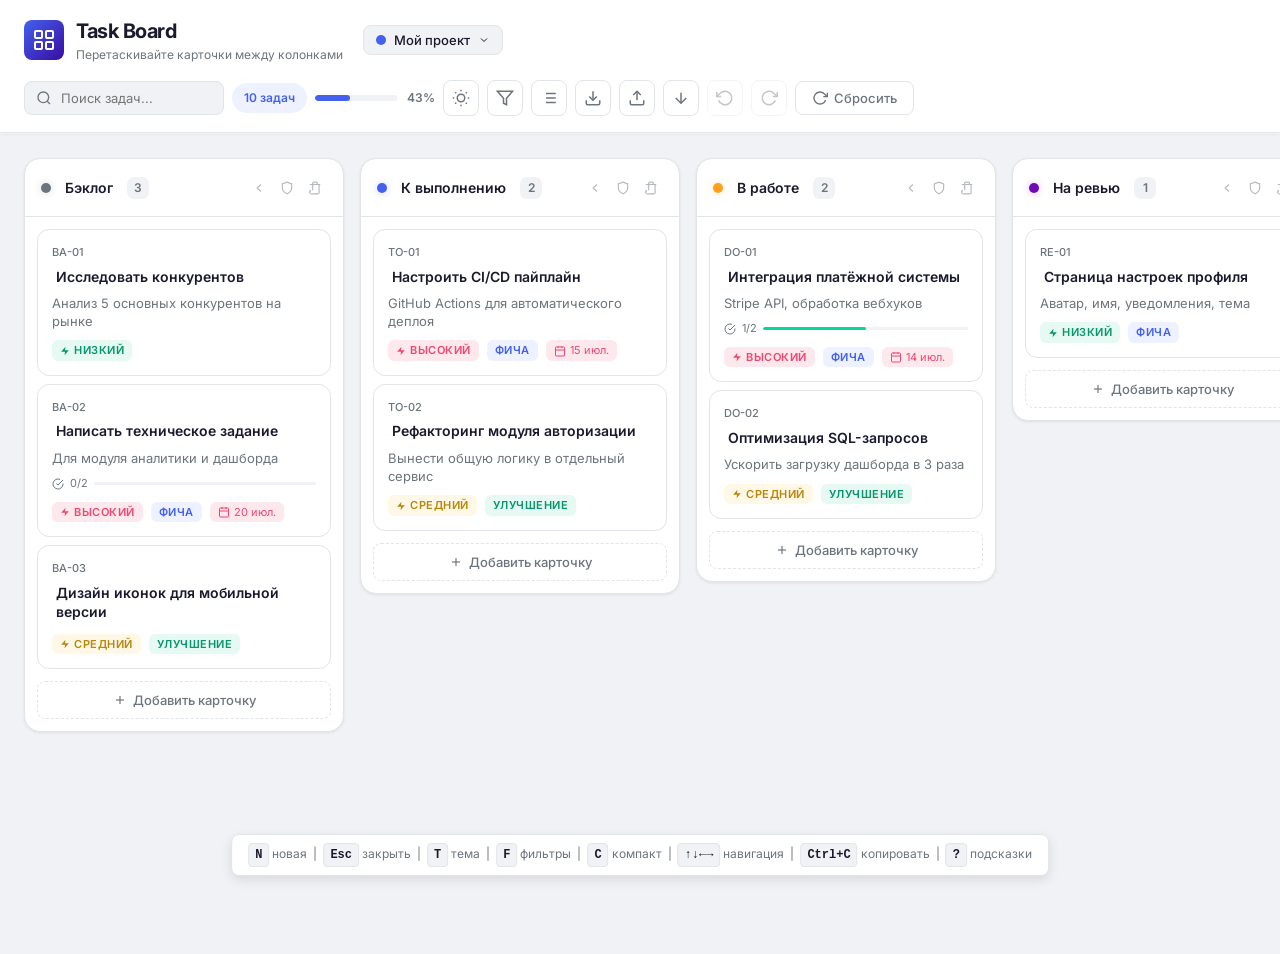
<file: index.html>
<!DOCTYPE html>
<html lang="ru">
<head>
    <meta charset="UTF-8">
    <meta name="viewport" content="width=device-width, initial-scale=1.0">
    <title>Task Board</title>
    <link rel="stylesheet" href="style.css">
    <link href="https://fonts.googleapis.com/css2?family=Inter:wght@300;400;500;600;700&display=swap" rel="stylesheet">
</head>
<body>
    <header class="header">
        <div class="header-left">
            <div class="logo">
                <svg width="24" height="24" viewBox="0 0 24 24" fill="none" stroke="currentColor" stroke-width="2">
                    <rect x="3" y="3" width="7" height="7" rx="1"/><rect x="14" y="3" width="7" height="7" rx="1"/><rect x="3" y="14" width="7" height="7" rx="1"/><rect x="14" y="14" width="7" height="7" rx="1"/>
                </svg>
            </div>
            <div>
                <h1 class="header-title">Task Board</h1>
                <p class="header-subtitle">Перетаскивайте карточки между колонками</p>
            </div>
            <div class="project-selector-wrap">
                <button id="projectSelectorBtn" class="project-selector" aria-label="Выбрать проект">
                    <span id="currentProjectDot" class="project-dot" style="background:#4361ee"></span>
                    <span id="currentProjectName" class="project-current-name">Мой проект</span>
                    <svg width="12" height="12" viewBox="0 0 24 24" fill="none" stroke="currentColor" stroke-width="2"><polyline points="6,9 12,15 18,9"/></svg>
                </button>
                <div id="projectDropdown" class="project-dropdown">
                    <div id="projectList" class="project-list"></div>
                    <div class="project-dropdown-footer">
                        <button id="projectCreateBtn" class="project-create-btn">
                            <svg width="14" height="14" viewBox="0 0 24 24" fill="none" stroke="currentColor" stroke-width="2"><line x1="12" y1="5" x2="12" y2="19"/><line x1="5" y1="12" x2="19" y2="12"/></svg>
                            Новый проект
                        </button>
                    </div>
                </div>
            </div>
        </div>
        <div class="header-right">
            <div class="search-box">
                <svg width="16" height="16" viewBox="0 0 24 24" fill="none" stroke="currentColor" stroke-width="2"><circle cx="11" cy="11" r="8"/><line x1="21" y1="21" x2="16.65" y2="16.65"/></svg>
                <input type="text" id="searchInput" placeholder="Поиск задач..." aria-label="Поиск задач">
            </div>
            <span id="totalCards" class="total-badge"></span>
            <div id="headerProgress" class="header-progress">
                <div class="header-progress-bar"><div class="header-progress-fill" id="headerProgressFill"></div></div>
                <span class="header-progress-text" id="headerProgressText">0%</span>
            </div>
            <button id="btnTheme" class="btn-icon" title="Тема (T)" aria-label="Переключить тему">
                <svg id="iconSun" width="18" height="18" viewBox="0 0 24 24" fill="none" stroke="currentColor" stroke-width="2"><circle cx="12" cy="12" r="5"/><line x1="12" y1="1" x2="12" y2="3"/><line x1="12" y1="21" x2="12" y2="23"/><line x1="4.22" y1="4.22" x2="5.64" y2="5.64"/><line x1="18.36" y1="18.36" x2="19.78" y2="19.78"/><line x1="1" y1="12" x2="3" y2="12"/><line x1="21" y1="12" x2="23" y2="12"/><line x1="4.22" y1="19.78" x2="5.64" y2="18.36"/><line x1="18.36" y1="5.64" x2="19.78" y2="4.22"/></svg>
                <svg id="iconMoon" width="18" height="18" viewBox="0 0 24 24" fill="none" stroke="currentColor" stroke-width="2" style="display:none;"><path d="M21 12.79A9 9 0 1 1 11.21 3 7 7 0 0 0 21 12.79z"/></svg>
            </button>
            <button id="btnFilter" class="btn-icon" title="Фильтры (F)" aria-label="Фильтры">
                <svg width="18" height="18" viewBox="0 0 24 24" fill="none" stroke="currentColor" stroke-width="2"><polygon points="22,3 2,3 10,12.46 10,19 14,21 14,12.46"/></svg>
            </button>
            <button id="btnCompact" class="btn-icon" title="Компакт (C)" aria-label="Компактный режим">
                <svg width="18" height="18" viewBox="0 0 24 24" fill="none" stroke="currentColor" stroke-width="2"><line x1="8" y1="6" x2="21" y2="6"/><line x1="8" y1="12" x2="21" y2="12"/><line x1="8" y1="18" x2="21" y2="18"/><line x1="3" y1="6" x2="3.01" y2="6"/><line x1="3" y1="12" x2="3.01" y2="12"/><line x1="3" y1="18" x2="3.01" y2="18"/></svg>
            </button>
            <button id="btnExport" class="btn-icon" title="Экспорт" aria-label="Экспорт данных">
                <svg width="18" height="18" viewBox="0 0 24 24" fill="none" stroke="currentColor" stroke-width="2"><path d="M21 15v4a2 2 0 0 1-2 2H5a2 2 0 0 1-2-2v-4"/><polyline points="7,10 12,15 17,10"/><line x1="12" y1="15" x2="12" y2="3"/></svg>
            </button>
            <button id="btnImport" class="btn-icon" title="Импорт" aria-label="Импорт данных">
                <svg width="18" height="18" viewBox="0 0 24 24" fill="none" stroke="currentColor" stroke-width="2"><path d="M21 15v4a2 2 0 0 1-2 2H5a2 2 0 0 1-2-2v-4"/><polyline points="17,8 12,3 7,8"/><line x1="12" y1="3" x2="12" y2="15"/></svg>
            </button>
            <input type="file" id="importFile" accept=".json" style="display:none;" aria-label="Выберите файл">
            <button id="btnSort" class="btn-icon" title="Сортировка" aria-label="Сортировать">
                <svg width="18" height="18" viewBox="0 0 24 24" fill="none" stroke="currentColor" stroke-width="2"><line x1="12" y1="5" x2="12" y2="19"/><polyline points="19,12 12,19 5,12"/></svg>
            </button>
            <button id="btnUndo" class="btn-icon" title="Отменить (Ctrl+Z)" aria-label="Отменить" disabled>
                <svg width="18" height="18" viewBox="0 0 24 24" fill="none" stroke="currentColor" stroke-width="2"><polyline points="1,4 1,10 7,10"/><path d="M3.51 15a9 9 0 1 0 2.13-9.36L1 10"/></svg>
            </button>
            <button id="btnRedo" class="btn-icon" title="Повторить (Ctrl+Y)" aria-label="Повторить" disabled>
                <svg width="18" height="18" viewBox="0 0 24 24" fill="none" stroke="currentColor" stroke-width="2"><polyline points="23,4 23,10 17,10"/><path d="M20.49 15a9 9 0 1 1-2.12-9.36L23 10"/></svg>
            </button>
            <button id="btnReset" class="btn-ghost" aria-label="Сбросить доску">
                <svg width="16" height="16" viewBox="0 0 24 24" fill="none" stroke="currentColor" stroke-width="2"><polyline points="23,4 23,10 17,10"/><path d="M20.49 15a9 9 0 1 1-2.12-9.36L23 10"/></svg>
                Сбросить
            </button>
        </div>
    </header>

    <div class="filter-bar" id="filterBar">
        <label>Проект:</label>
        <select id="filterProject"><option value="">Все</option></select>
        <label>Приоритет:</label>
        <select id="filterPriority"><option value="">Все</option><option value="high">Высокий</option><option value="medium">Средний</option><option value="low">Низкий</option></select>
        <label>Метка:</label>
        <select id="filterLabel"><option value="">Все</option><option value="bug">Баг</option><option value="feature">Фича</option><option value="improvement">Улучшение</option><option value="urgent">Срочно</option></select>
        <label>Дедлайн:</label>
        <select id="filterDue"><option value="">Все</option><option value="overdue">Просроченные</option><option value="today">Сегодня</option><option value="week">На этой неделе</option><option value="none">Без дедлайна</option></select>
        <label>Сотрудник:</label>
        <select id="filterAssignee"><option value="">Все</option></select>
        <button class="filter-clear" id="filterClear">Сбросить</button>
    </div>

    <main id="board" class="board" role="region" aria-label="Канбан-доска"></main>

    <!-- Модалка создания/редактирования -->
    <div class="modal-overlay" id="modalOverlay" role="dialog" aria-modal="true" aria-labelledby="modalTitle">
        <div class="modal">
            <h2 id="modalTitle" class="modal-title">Новая карточка</h2>
            <form id="cardForm" class="modal-form">
                <div class="form-group"><label for="cardTitle">Заголовок *</label><input type="text" id="cardTitle" placeholder="Введите заголовок задачи..." maxlength="100" required></div>
                <div class="form-group"><label for="cardDesc">Описание</label><textarea id="cardDesc" placeholder="Необязательное описание..." rows="3"></textarea></div>
                <div class="form-group"><label for="cardPriority">Приоритет</label><select id="cardPriority"><option value="low">Низкий</option><option value="medium" selected>Средний</option><option value="high">Высокий</option></select></div>
                <div class="form-group"><label for="cardLabel">Метка</label><select id="cardLabel"><option value="">Без метки</option><option value="bug">Баг</option><option value="feature">Фича</option><option value="improvement">Улучшение</option><option value="urgent">Срочно</option></select></div>
                <div class="form-group"><label for="cardProject">Проект</label><select id="cardProject"></select></div>
                <div class="form-group"><label for="cardDueDate">Дедлайн</label><input type="date" id="cardDueDate"></div>
                <div class="form-group">
                    <label for="cardAssignee">Сотрудник</label>
                    <select id="cardAssignee"><option value="">Не назначен</option></select>
                    <div class="assignee-add-row" id="assigneeAddRow" style="display:none">
                        <input type="text" id="cardAssigneeNew" placeholder="Имя сотрудника..." maxlength="50">
                        <button type="button" class="btn-primary btn-sm" id="btnAddAssignee">+</button>
                    </div>
                </div>
                <div class="modal-actions"><button type="button" class="btn-ghost" id="btnCancel">Отмена</button><button type="submit" class="btn-primary" id="btnSubmit">Создать</button></div>
            </form>
        </div>
    </div>

    <!-- Превью карточки -->
    <div class="modal-overlay" id="previewOverlay" role="dialog" aria-modal="true">
        <div class="modal modal-preview">
            <div class="preview-header"><div class="preview-id" id="previewId"></div><h2 class="preview-title" id="previewTitle"></h2></div>
            <div class="preview-desc" id="previewDesc"></div>
            <div class="preview-meta" id="previewMeta"></div>
            <div class="modal-actions"><button class="btn-ghost" id="previewClose">Закрыть</button><button class="btn-primary" id="previewEdit">Редактировать</button></div>
        </div>
    </div>

    <!-- Подтверждение удаления -->
    <div class="modal-overlay" id="confirmOverlay" role="alertdialog" aria-modal="true">
        <div class="modal modal-confirm"><h2 class="modal-title">Удалить карточку?</h2><p class="confirm-text">Это действие нельзя отменить.</p><div class="modal-actions"><button class="btn-ghost" id="confirmCancel">Отмена</button><button class="btn-danger" id="confirmDelete">Удалить</button></div></div>
    </div>

    <!-- WIP лимит -->
    <div class="modal-overlay" id="wipOverlay" role="dialog" aria-modal="true">
        <div class="modal"><h2 class="modal-title">Лимит карточек</h2><div class="form-group"><label for="wipLimit">Максимум карточек (0 = без лимита)</label><input type="number" id="wipLimit" min="0" max="99" value="0"></div><div class="modal-actions"><button class="btn-ghost" id="wipCancel">Отмена</button><button class="btn-primary" id="wipSave">Сохранить</button></div></div>
    </div>

    <!-- Перемещение мультивыбора -->
    <div class="modal-overlay" id="moveOverlay" role="dialog" aria-modal="true">
        <div class="modal"><h2 class="modal-title">Переместить выбранные</h2><div class="form-group"><label for="moveTargetColumn">Куда переместить</label><select id="moveTargetColumn"></select></div><div class="modal-actions"><button class="btn-ghost" id="moveCancel">Отмена</button><button class="btn-primary" id="moveConfirm">Переместить</button></div></div>
    </div>

    <!-- Чеклист -->
    <div class="modal-overlay" id="checklistOverlay" role="dialog" aria-modal="true">
        <div class="modal"><h2 class="modal-title">Чеклист</h2>
            <div id="checklistItems" class="checklist-edit-list"></div>
            <div class="checklist-add-row"><input type="text" id="checklistNewInput" placeholder="Новый пункт..." maxlength="200"><button type="button" class="btn-primary" id="checklistAdd">+</button></div>
            <div class="modal-actions"><button class="btn-ghost" id="checklistCancel">Отмена</button><button class="btn-primary" id="checklistSave">Сохранить</button></div>
        </div>
    </div>

    <!-- Сортировка -->
    <div class="modal-overlay" id="sortOverlay" role="dialog" aria-modal="true">
        <div class="modal" style="width:280px;"><h2 class="modal-title">Сортировка</h2>
            <div class="sort-options">
                <button class="sort-option" onclick="sortBy('priority')">📊 По приоритету</button>
                <button class="sort-option" onclick="sortBy('date')">📅 По дате</button>
                <button class="sort-option" onclick="sortBy('name')">🔤 По имени</button>
            </div>
        </div>
    </div>

    <!-- Управление проектом -->
    <div class="modal-overlay" id="projectManageOverlay" role="dialog" aria-modal="true">
        <div class="modal" style="width:380px;">
            <h2 id="projectManageTitle" class="modal-title">Новый проект</h2>
            <div class="form-group">
                <label for="projectNameInput">Название проекта</label>
                <input type="text" id="projectNameInput" placeholder="Введите название..." maxlength="50" required>
            </div>
            <div class="form-group">
                <label for="projectColorInput">Цвет</label>
                <div class="color-picker">
                    <input type="color" id="projectColorInput" value="#4361ee">
                    <div class="color-presets">
                        <button type="button" class="color-preset" data-color="#4361ee" style="background:#4361ee"></button>
                        <button type="button" class="color-preset" data-color="#ef476f" style="background:#ef476f"></button>
                        <button type="button" class="color-preset" data-color="#06d6a0" style="background:#06d6a0"></button>
                        <button type="button" class="color-preset" data-color="#ff9f1c" style="background:#ff9f1c"></button>
                        <button type="button" class="color-preset" data-color="#7209b7" style="background:#7209b7"></button>
                        <button type="button" class="color-preset" data-color="#118ab2" style="background:#118ab2"></button>
                        <button type="button" class="color-preset" data-color="#e63946" style="background:#e63946"></button>
                        <button type="button" class="color-preset" data-color="#2a9d8f" style="background:#2a9d8f"></button>
                    </div>
                </div>
            </div>
            <div class="modal-actions">
                <button type="button" class="btn-danger" id="projectDeleteBtn" style="display:none;margin-right:auto;">Удалить</button>
                <button type="button" class="btn-ghost" id="projectCancelBtn">Отмена</button>
                <button type="button" class="btn-primary" id="projectSaveBtn">Создать</button>
            </div>
        </div>
    </div>

    <!-- Панель мультивыбора -->
    <div class="multi-select-bar" id="multiSelectBar">
        <span id="selectCount">0 выбрано</span>
        <button id="selectMove">Переместить</button>
        <button id="selectDelete">Удалить</button>
        <button id="selectClear">Снять</button>
    </div>

    <!-- Тосты -->
    <div class="toast-container" id="toastContainer" role="status" aria-live="polite"></div>

    <!-- Подсказки -->
    <div class="shortcuts-hint" id="shortcutsHint">
        <span>N</span> новая &nbsp;|&nbsp;
        <span>Esc</span> закрыть &nbsp;|&nbsp;
        <span>T</span> тема &nbsp;|&nbsp;
        <span>F</span> фильтры &nbsp;|&nbsp;
        <span>C</span> компакт &nbsp;|&nbsp;
        <span>↑↓←→</span> навигация &nbsp;|&nbsp;
        <span>Ctrl+C</span> копировать &nbsp;|&nbsp;
        <span>?</span> подсказки
    </div>

    <script src="app.js"></script>
</body>
</html>
</file>
<file: style.css>
:root {
    --bg: #f0f2f5;
    --bg-raised: #ffffff;
    --card: #ffffff;
    --card-hover: #f8f9fa;
    --border: #e1e4e8;
    --fg: #1a1a2e;
    --muted: #6c757d;
    --accent: #4361ee;
    --accent-light: #eef1ff;
    --danger: #ef476f;
    --danger-light: #fde8ed;
    --success: #06d6a0;
    --success-light: #e6f9f3;
    --warning: #ffd166;
    --warning-light: #fff8e6;
    --info: #118ab2;
    --info-light: #e6f4f8;
    --purple: #7209b7;
    --purple-light: #f3e6fa;
    --shadow-sm: 0 1px 3px rgba(0,0,0,0.08);
    --shadow-md: 0 4px 12px rgba(0,0,0,0.1);
    --shadow-lg: 0 8px 24px rgba(0,0,0,0.12);
    --radius-sm: 8px;
    --radius-md: 12px;
    --radius-lg: 16px;
}

body[data-theme="dark"] {
    --bg: #0f1117;
    --bg-raised: #161822;
    --card: #1c1f2e;
    --card-hover: #242738;
    --border: #2a2d3e;
    --fg: #e8e9ed;
    --muted: #6b7089;
    --accent-light: #1a2744;
    --danger-light: #3a1a2a;
    --success-light: #1a3a2a;
    --warning-light: #3a3a1a;
    --info-light: #1a2a3a;
    --purple-light: #2a1a3a;
    --shadow-sm: 0 1px 3px rgba(0,0,0,0.3);
    --shadow-md: 0 4px 12px rgba(0,0,0,0.4);
    --shadow-lg: 0 8px 24px rgba(0,0,0,0.5);
}

* { box-sizing: border-box; margin: 0; padding: 0; }

body {
    font-family: 'Inter', -apple-system, BlinkMacSystemFont, sans-serif;
    background: var(--bg); color: var(--fg);
    min-height: 100vh; overflow-x: auto; line-height: 1.5;
    transition: background 0.3s, color 0.3s;
}

::-webkit-scrollbar { width: 6px; height: 6px; }
::-webkit-scrollbar-track { background: transparent; }
::-webkit-scrollbar-thumb { background: var(--border); border-radius: 3px; }
::-webkit-scrollbar-thumb:hover { background: var(--muted); }

/* ===== ШАПКА ===== */
.header {
    position: sticky; top: 0; z-index: 10;
    background: var(--bg-raised); border-bottom: 1px solid var(--border);
    padding: 16px 24px; display: flex; align-items: center; justify-content: space-between;
    gap: 16px; flex-wrap: wrap; box-shadow: var(--shadow-sm); transition: background 0.3s, border-color 0.3s;
}
.header-left { display: flex; align-items: center; gap: 12px; }
.logo {
    width: 40px; height: 40px; border-radius: var(--radius-sm);
    background: linear-gradient(135deg, var(--accent), #3a0ca3);
    display: flex; align-items: center; justify-content: center; color: white; flex-shrink: 0;
}
.header-title { font-size: 20px; font-weight: 700; letter-spacing: -0.5px; }
.header-subtitle { font-size: 12px; color: var(--muted); }
.header-right { display: flex; align-items: center; gap: 8px; flex-wrap: wrap; }

/* ===== ПРОЕКТЫ ===== */
.project-selector-wrap { position: relative; margin-left: 8px; }
.project-selector {
    display: flex; align-items: center; gap: 8px; padding: 6px 12px;
    border: 1px solid var(--border); border-radius: var(--radius-sm);
    background: var(--bg); color: var(--fg); font-family: inherit; font-size: 13px; font-weight: 500;
    cursor: pointer; transition: all 0.2s; white-space: nowrap;
}
.project-selector:hover { border-color: var(--accent); }
.project-dot { width: 10px; height: 10px; border-radius: 50%; flex-shrink: 0; }
.project-color { width: 10px; height: 10px; border-radius: 50%; flex-shrink: 0; }
.project-current-name { max-width: 140px; overflow: hidden; text-overflow: ellipsis; }
.project-dropdown {
    position: absolute; top: calc(100% + 4px); left: 0; z-index: 50;
    background: var(--bg-raised); border: 1px solid var(--border); border-radius: var(--radius-sm);
    box-shadow: var(--shadow-lg); min-width: 240px; max-height: 320px;
    opacity: 0; pointer-events: none; transform: translateY(-4px);
    transition: opacity 0.2s, transform 0.2s; display: flex; flex-direction: column;
}
.project-dropdown.visible { opacity: 1; pointer-events: all; transform: translateY(0); }
.project-list { overflow-y: auto; max-height: 240px; padding: 4px; }
.project-item {
    display: flex; align-items: center; gap: 8px; padding: 8px 10px;
    border-radius: 6px; cursor: pointer; transition: all 0.15s; font-size: 13px;
}
.project-item:hover { background: var(--accent-light); }
.project-item.active { background: var(--accent-light); font-weight: 600; }
.project-item .project-name { flex: 1; overflow: hidden; text-overflow: ellipsis; white-space: nowrap; }
.project-item .project-count {
    font-size: 11px; color: var(--muted); background: var(--bg); padding: 1px 6px;
    border-radius: 10px; min-width: 20px; text-align: center;
}
.project-edit-btn {
    width: 22px; height: 22px; border: none; border-radius: 4px; background: transparent;
    color: var(--muted); cursor: pointer; display: flex; align-items: center; justify-content: center;
    opacity: 0; transition: all 0.15s;
}
.project-item:hover .project-edit-btn { opacity: 1; }
.project-edit-btn:hover { background: var(--bg); color: var(--fg); }
.project-dropdown-footer { padding: 4px; border-top: 1px solid var(--border); }
.project-create-btn {
    display: flex; align-items: center; gap: 6px; width: 100%; padding: 8px 10px;
    border: none; border-radius: 6px; background: transparent; color: var(--accent);
    font-family: inherit; font-size: 13px; font-weight: 500; cursor: pointer; transition: all 0.15s;
}
.project-create-btn:hover { background: var(--accent-light); }

/* Color picker */
.color-picker { display: flex; align-items: center; gap: 12px; }
.color-picker input[type="color"] {
    width: 40px; height: 40px; border: 1px solid var(--border); border-radius: var(--radius-sm);
    padding: 2px; cursor: pointer; background: var(--bg);
}
.color-presets { display: flex; gap: 6px; flex-wrap: wrap; }
.color-preset {
    width: 28px; height: 28px; border: 2px solid transparent; border-radius: 6px;
    cursor: pointer; transition: all 0.15s;
}
.color-preset:hover { transform: scale(1.15); border-color: var(--fg); }

.search-box { position: relative; display: flex; align-items: center; }
.search-box svg { position: absolute; left: 12px; color: var(--muted); pointer-events: none; }
.search-box input {
    padding: 8px 12px 8px 36px; border: 1px solid var(--border); border-radius: var(--radius-sm);
    background: var(--bg); color: var(--fg); font-family: inherit; font-size: 13px; width: 200px;
    transition: all 0.2s; outline: none;
}
.search-box input:focus { border-color: var(--accent); box-shadow: 0 0 0 3px var(--accent-light); width: 260px; }

.btn-icon {
    width: 36px; height: 36px; border: 1px solid var(--border); border-radius: var(--radius-sm);
    background: var(--bg-raised); color: var(--muted); cursor: pointer;
    display: flex; align-items: center; justify-content: center; transition: all 0.2s;
}
.btn-icon:hover { border-color: var(--accent); color: var(--accent); background: var(--accent-light); }
.btn-icon.active { background: var(--accent-light); border-color: var(--accent); color: var(--accent); }
.btn-icon:disabled { opacity: 0.4; cursor: not-allowed; }
.btn-icon:disabled:hover { border-color: var(--border); color: var(--muted); background: var(--bg-raised); }

.btn-ghost {
    padding: 8px 16px; border: 1px solid var(--border); border-radius: var(--radius-sm);
    background: transparent; color: var(--muted); font-family: inherit; font-size: 13px; font-weight: 500;
    cursor: pointer; display: flex; align-items: center; gap: 6px; transition: all 0.2s;
}
.btn-ghost:hover { border-color: var(--fg); color: var(--fg); }

.btn-primary {
    padding: 10px 24px; border: none; border-radius: var(--radius-sm);
    background: var(--accent); color: white; font-family: inherit; font-size: 14px; font-weight: 600;
    cursor: pointer; transition: all 0.2s;
}
.btn-primary:hover { filter: brightness(1.1); transform: translateY(-1px); box-shadow: var(--shadow-md); }

.btn-danger {
    padding: 10px 24px; border: none; border-radius: var(--radius-sm);
    background: var(--danger); color: white; font-family: inherit; font-size: 14px; font-weight: 600;
    cursor: pointer; transition: all 0.2s;
}
.btn-danger:hover { filter: brightness(1.1); transform: translateY(-1px); }

.btn-sm { padding: 6px 14px; font-size: 13px; }

.assignee-add-row { display: flex; gap: 6px; margin-top: 6px; }
.assignee-add-row input {
    flex: 1; padding: 6px 10px; border: 1px solid var(--border);
    border-radius: var(--radius-sm); font-size: 13px; background: var(--bg);
    color: var(--fg); font-family: inherit; outline: none;
}
.assignee-add-row input:focus { border-color: var(--accent); box-shadow: 0 0 0 2px var(--accent-light); }

.total-badge {
    padding: 6px 12px; border-radius: 20px; background: var(--accent-light); color: var(--accent);
    font-size: 12px; font-weight: 600; white-space: nowrap;
}

.header-progress {
    display: flex; align-items: center; gap: 8px; min-width: 120px;
}
.header-progress-bar {
    flex: 1; height: 6px; background: var(--bg); border-radius: 3px; overflow: hidden;
}
.header-progress-fill {
    height: 100%; background: var(--accent); border-radius: 3px; transition: width 0.3s ease; width: 0%;
}
.header-progress-text {
    font-size: 12px; font-weight: 600; color: var(--muted); min-width: 30px; text-align: right;
}

/* ===== ФИЛЬТРЫ ===== */
.filter-bar {
    max-height: 0; overflow: hidden; padding: 0 24px; gap: 12px; background: var(--bg-raised);
    border-bottom: 1px solid transparent; align-items: center; flex-wrap: wrap;
    transition: max-height 0.3s ease, padding 0.3s ease, border-color 0.3s ease; display: flex;
}
.filter-bar.visible {
    max-height: 100px; padding: 12px 24px; border-bottom-color: var(--border);
}
.filter-bar label { font-size: 12px; font-weight: 600; color: var(--muted); text-transform: uppercase; letter-spacing: 0.5px; margin-right: 4px; }
.filter-bar select {
    padding: 6px 10px; border: 1px solid var(--border); border-radius: var(--radius-sm);
    background: var(--bg); color: var(--fg); font-family: inherit; font-size: 13px; outline: none; cursor: pointer;
}
.filter-bar select:focus { border-color: var(--accent); }

.filter-clear {
    padding: 4px 10px; border: 1px dashed var(--border); border-radius: 20px;
    background: transparent; color: var(--muted); font-family: inherit; font-size: 12px; cursor: pointer; transition: all 0.2s;
}
.filter-clear:hover { border-color: var(--danger); color: var(--danger); }

/* ===== ДОСКА ===== */
.board { display: flex; gap: 16px; padding: 24px; align-items: flex-start; min-height: calc(100vh - 80px); }
body.compact .column { min-width: 240px; max-width: 260px; }
body.compact .card-desc { display: none; }
body.compact .card-meta { margin-top: 6px; }
body.compact .card { padding: 10px 12px; }

/* ===== КОЛОНКА ===== */
.column {
    background: var(--bg-raised); border: 1px solid var(--border); border-radius: var(--radius-lg);
    min-width: 300px; max-width: 320px; flex-shrink: 0; display: flex; flex-direction: column;
    max-height: calc(100vh - 120px); transition: all 0.3s; box-shadow: var(--shadow-sm);
}
.column.drag-over { border-color: var(--accent); box-shadow: 0 0 0 3px var(--accent-light), var(--shadow-md); transition: none; }
.column.column-dragging { opacity: 0.5; transform: scale(0.95); transition: none; }
.column.column-drag-over { border-color: var(--accent); box-shadow: 0 0 0 3px var(--accent-light); transition: none; }

.column.collapsed { min-width: 48px; max-width: 48px; cursor: pointer; }
.column.collapsed .column-body, .column.collapsed .column-footer, .column.collapsed .wip-indicator { display: none; }
.column.collapsed .column-header {
    writing-mode: vertical-rl; padding: 16px 8px; flex-direction: column; align-items: center; gap: 8px; cursor: pointer;
}
.column.collapsed .column-header-left { flex-direction: column; align-items: center; }
.column.collapsed .column-actions { flex-direction: column; }
.column.collapsed .column-actions .column-btn:not(:first-child) { display: none; }
.column.collapsed .count-badge { display: none; }
.column.collapsed .column-title { margin-top: 8px; font-size: 12px; }

.column.wip-limit-reached { border-color: var(--warning); }
.column.wip-limit-exceeded { border-color: var(--danger); }

.column-header {
    padding: 16px; border-bottom: 1px solid var(--border);
    display: flex; align-items: center; justify-content: space-between; user-select: none; cursor: grab;
}
.column-header-left { display: flex; align-items: center; gap: 10px; }
.col-dot { width: 10px; height: 10px; border-radius: 50%; flex-shrink: 0; }
.column-title {
    font-size: 14px; font-weight: 600; cursor: default; transition: all 0.2s; padding: 2px 4px; border-radius: 4px;
}
.column-title[contenteditable="true"] { cursor: text; outline: none; box-shadow: 0 0 0 2px var(--accent); }
.count-badge {
    display: inline-flex; align-items: center; justify-content: center; min-width: 22px; height: 22px;
    padding: 0 6px; border-radius: 7px; background: var(--bg); font-size: 12px; font-weight: 600; color: var(--muted);
}
.column-actions { display: flex; align-items: center; gap: 4px; }
.column-btn {
    width: 24px; height: 24px; border: none; border-radius: 4px; background: transparent; color: var(--muted);
    cursor: pointer; display: flex; align-items: center; justify-content: center; transition: all 0.2s; opacity: 0.5;
}
.column-btn:hover { opacity: 1; background: var(--bg); }
.column-body {
    flex: 1; overflow-y: auto; padding: 12px; display: flex; flex-direction: column; gap: 8px; min-height: 80px;
}
.column-footer { padding: 0 12px 12px; }

.wip-indicator {
    font-size: 11px; color: var(--muted); text-align: center; padding: 4px; margin-bottom: 8px; border-radius: 4px; background: var(--bg);
}
.wip-indicator.warning { background: var(--warning-light); color: #b8860b; }
.wip-indicator.exceeded { background: var(--danger-light); color: var(--danger); }

.empty-state {
    display: flex; flex-direction: column; align-items: center; justify-content: center;
    padding: 32px 16px; color: var(--muted); font-size: 13px; text-align: center; opacity: 0.6;
}
.empty-state svg { margin-bottom: 8px; opacity: 0.5; }

/* ===== КАРТОЧКА ===== */
.card {
    background: var(--card); border: 1px solid var(--border); border-radius: var(--radius-md);
    padding: 14px; cursor: pointer; transition: all 0.2s; position: relative; user-select: none;
}
.card:hover { background: var(--card-hover); transform: translateY(-2px); box-shadow: var(--shadow-md); }
.card.dragging { opacity: 0.4; transform: scale(0.95) rotate(2deg); }
.card.selected { border-color: var(--accent); box-shadow: 0 0 0 2px var(--accent-light); }
.card.focused { border-color: var(--accent); box-shadow: 0 0 0 3px var(--accent-light); }

.card-id { font-size: 11px; color: var(--muted); font-weight: 500; margin-bottom: 4px; }
.card-title {
    font-size: 14px; font-weight: 600; line-height: 1.4; flex: 1; word-break: break-word;
    cursor: default; padding: 2px 4px; border-radius: 4px; transition: all 0.2s;
}
.card-title[contenteditable="true"] { cursor: text; outline: none; box-shadow: 0 0 0 2px var(--accent); background: var(--bg); }
.card-desc {
    font-size: 13px; color: var(--muted); line-height: 1.4; margin-top: 6px; word-break: break-word; cursor: pointer;
    display: -webkit-box; -webkit-line-clamp: 2; -webkit-box-orient: vertical; overflow: hidden;
}
.card-meta { display: flex; align-items: center; gap: 8px; margin-top: 10px; flex-wrap: wrap; }
.card-due {
    font-size: 11px; color: var(--muted); display: flex; align-items: center; gap: 4px;
    padding: 2px 8px; background: var(--bg); border-radius: 6px;
}
.card-due.overdue { color: var(--danger); background: var(--danger-light); }

/* Прогресс чеклиста на карточке */
.card-checklist-progress {
    display: flex; align-items: center; gap: 6px; margin-top: 8px; font-size: 11px; color: var(--muted);
}
.checklist-bar { flex: 1; height: 3px; background: var(--bg); border-radius: 2px; overflow: hidden; }
.checklist-bar-fill { height: 100%; background: var(--success); border-radius: 2px; transition: width 0.3s; }

.btn-card-action {
    position: absolute; top: 8px; width: 24px; height: 24px; border: none; border-radius: 6px;
    background: transparent; color: var(--muted); cursor: pointer;
    display: flex; align-items: center; justify-content: center; opacity: 0; transition: all 0.2s; z-index: 2;
}
.card:hover .btn-card-action { opacity: 1; }
.btn-card-action:hover { background: var(--accent-light); color: var(--accent); }
.btn-card-action.btn-delete { right: 8px; }
.btn-card-action.btn-delete:hover { background: var(--danger-light); color: var(--danger); }
.btn-card-action.btn-edit { right: 36px; }
.btn-card-action.btn-preview { right: 64px; }

.drop-indicator {
    height: 3px; background: var(--accent); border-radius: 2px; margin: 2px 0;
    box-shadow: 0 0 12px var(--accent-light); animation: indicatorPulse 1s ease-in-out infinite; flex-shrink: 0;
}
.column-drop-indicator {
    width: 3px; min-height: 60px; background: var(--accent); border-radius: 2px; margin: 0 2px;
    box-shadow: 0 0 12px var(--accent-light); animation: indicatorPulse 1s ease-in-out infinite;
    flex-shrink: 0; align-self: stretch;
}
@keyframes indicatorPulse { 0%,100% { opacity: 0.7; } 50% { opacity: 1; } }

.priority-tag, .label-tag {
    display: inline-flex; align-items: center; gap: 4px; font-size: 11px; font-weight: 600;
    padding: 2px 8px; border-radius: 6px; text-transform: uppercase; letter-spacing: 0.5px;
}
.priority-high { background: var(--danger-light); color: var(--danger); }
.priority-medium { background: var(--warning-light); color: #b8860b; }
.priority-low { background: var(--success-light); color: #059669; }
.label-bug { background: var(--danger-light); color: var(--danger); }
.label-feature { background: var(--accent-light); color: var(--accent); }
.label-improvement { background: var(--success-light); color: #059669; }
.label-urgent { background: var(--warning-light); color: #b8860b; }
.project-tag {
    display: inline-flex; align-items: center; gap: 4px; font-size: 11px; font-weight: 500;
    padding: 2px 8px; border-radius: 6px; background: var(--accent-light); color: var(--accent);
}

.btn-add {
    display: flex; align-items: center; justify-content: center; gap: 6px; width: 100%; padding: 10px;
    border: 1px dashed var(--border); border-radius: var(--radius-sm); background: transparent; color: var(--muted);
    font-family: inherit; font-size: 13px; font-weight: 500; cursor: pointer; transition: all 0.2s;
}
.btn-add:hover { border-color: var(--accent); color: var(--accent); background: var(--accent-light); }

.btn-add-column {
    min-width: 48px; height: 48px; border: 1px dashed var(--border); border-radius: var(--radius-lg);
    background: transparent; color: var(--muted); cursor: pointer;
    display: flex; align-items: center; justify-content: center; transition: all 0.2s; flex-shrink: 0;
}
.btn-add-column:hover { border-color: var(--accent); color: var(--accent); background: var(--accent-light); }

/* ===== МОДАЛКИ ===== */
.modal-overlay {
    position: fixed; inset: 0; background: rgba(0,0,0,0.5); backdrop-filter: blur(4px);
    display: flex; align-items: center; justify-content: center;
    z-index: 100; opacity: 0; pointer-events: none; transition: opacity 0.3s;
}
.modal-overlay.active { opacity: 1; pointer-events: all; }
.modal {
    background: var(--bg-raised); border: 1px solid var(--border); border-radius: var(--radius-lg);
    padding: 28px; width: 440px; max-width: 90vw; max-height: 90vh; overflow-y: auto;
    transform: translateY(20px) scale(0.95); transition: transform 0.3s; box-shadow: var(--shadow-lg);
}
.modal-overlay.active .modal { transform: translateY(0) scale(1); }
.modal-title { font-size: 18px; font-weight: 700; margin-bottom: 20px; }
.modal-form { display: flex; flex-direction: column; gap: 16px; }
.form-group { display: flex; flex-direction: column; gap: 6px; }
.form-group label { font-size: 12px; font-weight: 600; color: var(--muted); text-transform: uppercase; letter-spacing: 0.5px; }
.modal input, .modal textarea, .modal select {
    width: 100%; padding: 10px 14px; border: 1px solid var(--border); border-radius: var(--radius-sm);
    background: var(--bg); color: var(--fg); font-family: inherit; font-size: 14px; outline: none;
    transition: border-color 0.2s, box-shadow 0.2s;
}
.modal input:focus, .modal textarea:focus, .modal select:focus { border-color: var(--accent); box-shadow: 0 0 0 3px var(--accent-light); }
.modal textarea { resize: vertical; min-height: 80px; }
.modal select { cursor: pointer; }
.modal-actions { display: flex; justify-content: flex-end; gap: 10px; margin-top: 8px; }

.modal-confirm { width: 360px; text-align: center; }
.confirm-text { color: var(--muted); font-size: 14px; margin-bottom: 20px; }
.modal-confirm .modal-actions { justify-content: center; }

/* Превью */
.modal-preview .preview-header { margin-bottom: 16px; }
.modal-preview .preview-id { font-size: 12px; color: var(--muted); margin-bottom: 4px; }
.modal-preview .preview-title { font-size: 20px; font-weight: 700; margin-bottom: 12px; }
.modal-preview .preview-desc { font-size: 14px; color: var(--muted); line-height: 1.6; margin-bottom: 16px; }
.modal-preview .preview-meta { display: flex; flex-wrap: wrap; gap: 12px; margin-bottom: 20px; }
.modal-preview .preview-meta-item { display: flex; align-items: center; gap: 6px; font-size: 13px; color: var(--muted); }

/* Чеклист в превью */
.preview-checklist { margin-top: 16px; padding-top: 16px; border-top: 1px solid var(--border); }
.checklist-item {
    display: flex; align-items: center; gap: 8px; padding: 6px 0; cursor: pointer; font-size: 14px;
}
.checklist-item input[type="checkbox"] { width: 18px; height: 18px; cursor: pointer; accent-color: var(--accent); }
.checklist-done { text-decoration: line-through; color: var(--muted); }

/* Чеклист — редактирование */
.checklist-edit-list { display: flex; flex-direction: column; gap: 8px; margin-bottom: 16px; max-height: 300px; overflow-y: auto; }
.checklist-edit-item { display: flex; align-items: center; gap: 8px; }
.checklist-edit-item input[type="checkbox"] { width: 18px; height: 18px; }
.checklist-edit-input {
    flex: 1; padding: 8px; border: 1px solid var(--border); border-radius: var(--radius-sm);
    background: var(--bg); color: var(--fg); font-family: inherit; font-size: 13px; outline: none;
}
.checklist-edit-input:focus { border-color: var(--accent); }
.checklist-remove-btn {
    width: 24px; height: 24px; border: none; border-radius: 4px; background: transparent; color: var(--muted);
    cursor: pointer; display: flex; align-items: center; justify-content: center; transition: all 0.2s;
}
.checklist-remove-btn:hover { background: var(--danger-light); color: var(--danger); }
.checklist-add-row { display: flex; gap: 8px; margin-bottom: 16px; }
.checklist-add-row input { flex: 1; }

/* Сортировка */
.sort-options { display: flex; flex-direction: column; gap: 8px; }
.sort-option {
    padding: 12px; border: 1px solid var(--border); border-radius: var(--radius-sm);
    background: transparent; color: var(--fg); font-family: inherit; font-size: 14px; font-weight: 500;
    cursor: pointer; transition: all 0.2s; text-align: left;
}
.sort-option:hover { border-color: var(--accent); background: var(--accent-light); }

/* ===== ТОСТЫ ===== */
.toast-container {
    position: fixed; bottom: 24px; right: 24px; z-index: 200;
    display: flex; flex-direction: column; gap: 8px;
}
.toast {
    padding: 12px 16px; border-radius: var(--radius-sm); background: var(--bg-raised);
    border: 1px solid var(--border); color: var(--fg); font-size: 13px; font-weight: 500;
    box-shadow: var(--shadow-lg); animation: toastIn 0.3s ease, toastOut 0.3s ease 3.5s forwards;
    display: flex; align-items: center; gap: 10px; max-width: 400px;
}
.toast-undo-btn {
    padding: 4px 10px; border: 1px solid var(--accent); border-radius: 4px;
    background: transparent; color: var(--accent); font-family: inherit; font-size: 12px; font-weight: 600;
    cursor: pointer; transition: all 0.2s; white-space: nowrap;
}
.toast-undo-btn:hover { background: var(--accent); color: white; }
.toast-close-btn {
    padding: 2px 6px; border: none; border-radius: 4px; background: transparent; color: var(--muted);
    cursor: pointer; font-size: 14px; transition: all 0.2s; margin-left: auto;
}
.toast-close-btn:hover { background: var(--bg); color: var(--fg); }
.toast.undo-toast { border-left: 3px solid var(--accent); }

@keyframes toastIn { from { opacity: 0; transform: translateX(40px); } to { opacity: 1; transform: translateX(0); } }
@keyframes toastOut { from { opacity: 1; transform: translateX(0); } to { opacity: 0; transform: translateX(40px); } }
@keyframes cardAppear { from { opacity: 0; transform: translateY(-10px) scale(0.95); } to { opacity: 1; transform: translateY(0) scale(1); } }
.card-appear { animation: cardAppear 0.3s ease; }

/* Контекстное меню */
.context-menu {
    position: fixed; z-index: 150; background: var(--bg-raised); border: 1px solid var(--border);
    border-radius: var(--radius-sm); box-shadow: var(--shadow-lg); padding: 4px; min-width: 180px;
}
.context-menu button {
    display: block; width: 100%; padding: 8px 12px; border: none; border-radius: 4px;
    background: transparent; color: var(--fg); font-family: inherit; font-size: 13px;
    cursor: pointer; text-align: left; transition: all 0.15s;
}
.context-menu button:hover { background: var(--accent-light); }
.context-menu .context-danger { color: var(--danger); }
.context-menu .context-danger:hover { background: var(--danger-light); }
.context-divider { height: 1px; background: var(--border); margin: 4px 0; }

/* Мультивыбор */
.multi-select-bar {
    position: fixed; bottom: 24px; left: 50%; transform: translateX(-50%);
    background: var(--accent); color: white; border-radius: var(--radius-md);
    padding: 12px 20px; display: none; align-items: center; gap: 12px;
    box-shadow: var(--shadow-lg); z-index: 50; font-size: 14px; font-weight: 600;
}
.multi-select-bar.visible { display: flex; }
.multi-select-bar button {
    padding: 6px 14px; border: 1px solid rgba(255,255,255,0.3); border-radius: var(--radius-sm);
    background: rgba(255,255,255,0.15); color: white; font-family: inherit; font-size: 13px;
    font-weight: 500; cursor: pointer; transition: all 0.2s;
}
.multi-select-bar button:hover { background: rgba(255,255,255,0.25); }

.shortcuts-hint {
    position: fixed; bottom: 24px; left: 50%; transform: translateX(-50%);
    background: var(--bg-raised); border: 1px solid var(--border); border-radius: var(--radius-sm);
    padding: 8px 16px; font-size: 12px; color: var(--muted); box-shadow: var(--shadow-md);
    z-index: 50; opacity: 0; transition: opacity 0.3s; pointer-events: none; white-space: nowrap;
}
.shortcuts-hint.visible { opacity: 1; }
.shortcuts-hint span {
    display: inline-block; padding: 2px 6px; background: var(--bg); border: 1px solid var(--border);
    border-radius: 4px; font-family: monospace; font-weight: 600; color: var(--fg);
}

/* ===== АДАПТИВНОСТЬ ===== */
@media (max-width: 768px) {
    .header { padding: 12px 16px; flex-direction: column; align-items: stretch; }
    .header-left { justify-content: center; }
    .header-right { justify-content: center; flex-wrap: wrap; }
    .search-box input, .search-box input:focus { width: 100%; }
    .board { padding: 16px; gap: 12px; }
    .column { min-width: 280px; }
    .shortcuts-hint, .multi-select-bar { display: none !important; }
    .filter-bar { padding: 8px 16px; }
}

@media (prefers-reduced-motion: reduce) {
    *, *::before, *::after { animation-duration: 0.01ms !important; transition-duration: 0.01ms !important; }
}
</file>
